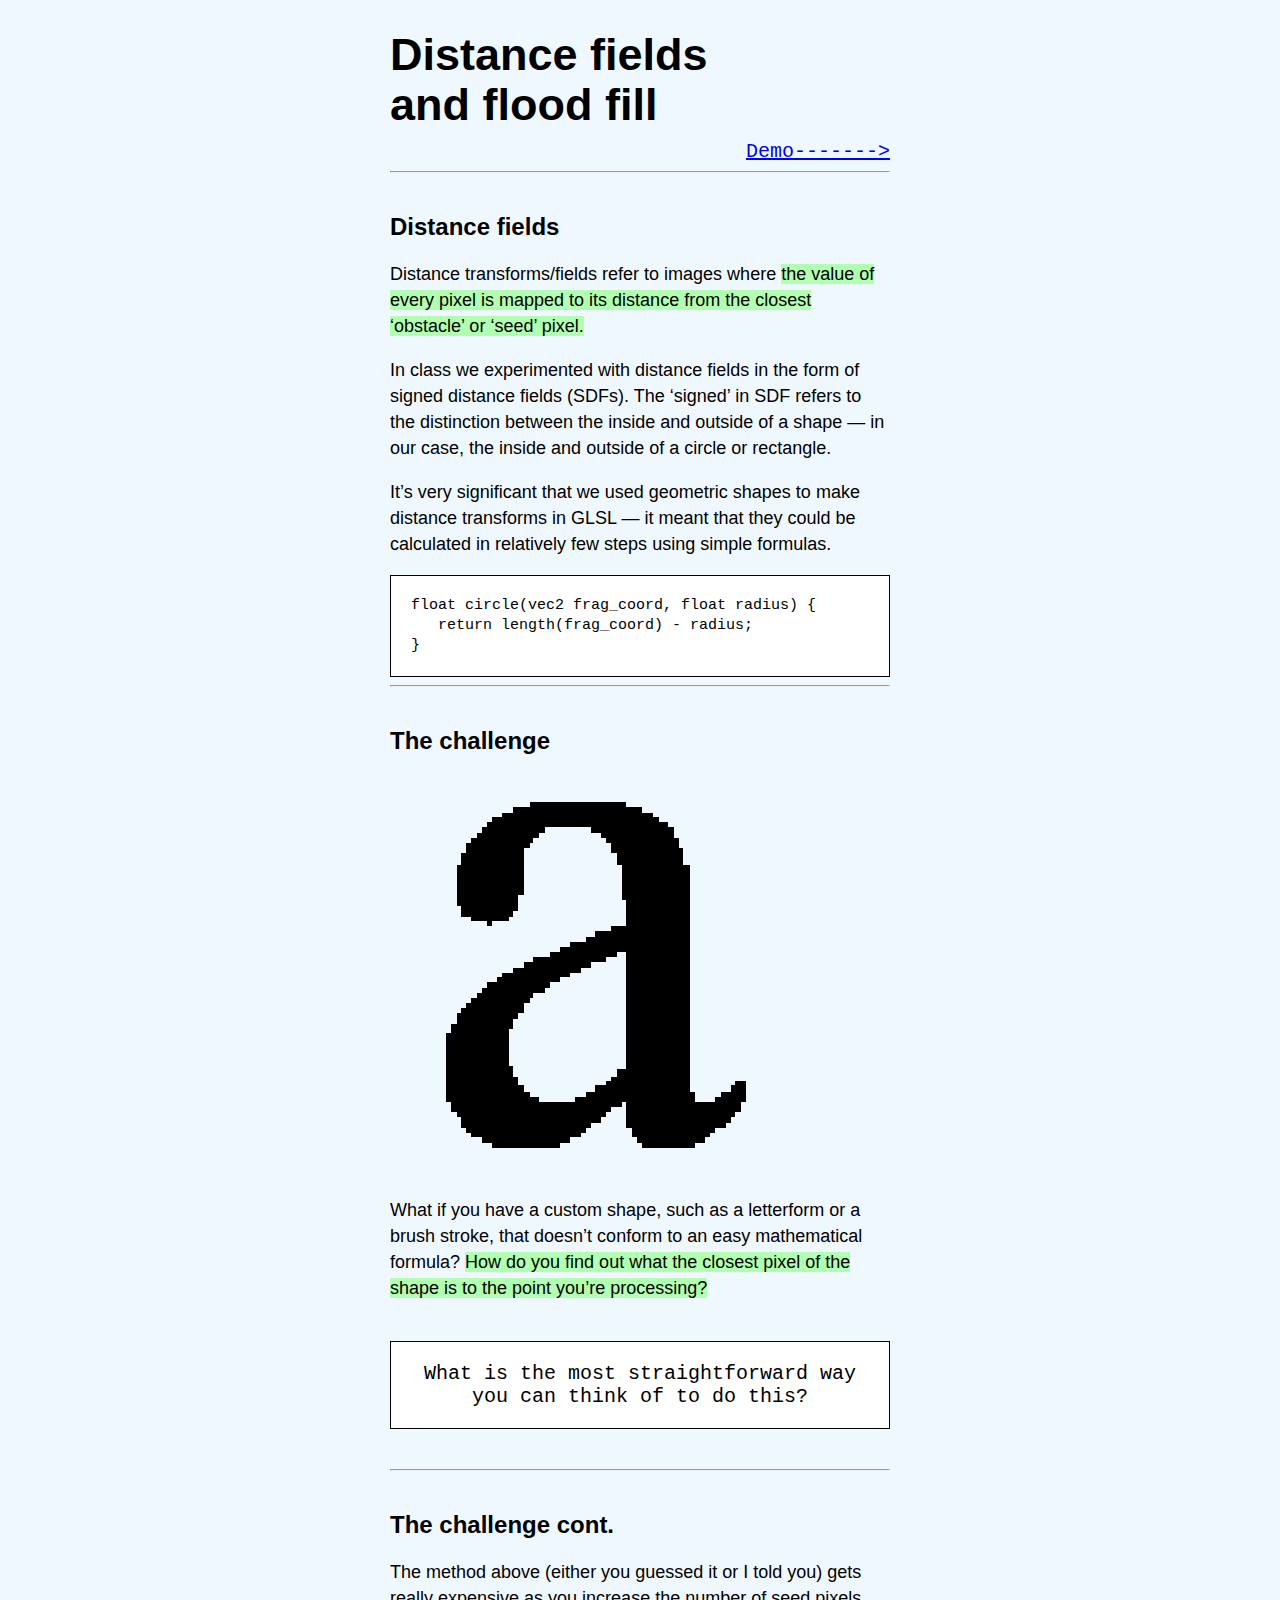
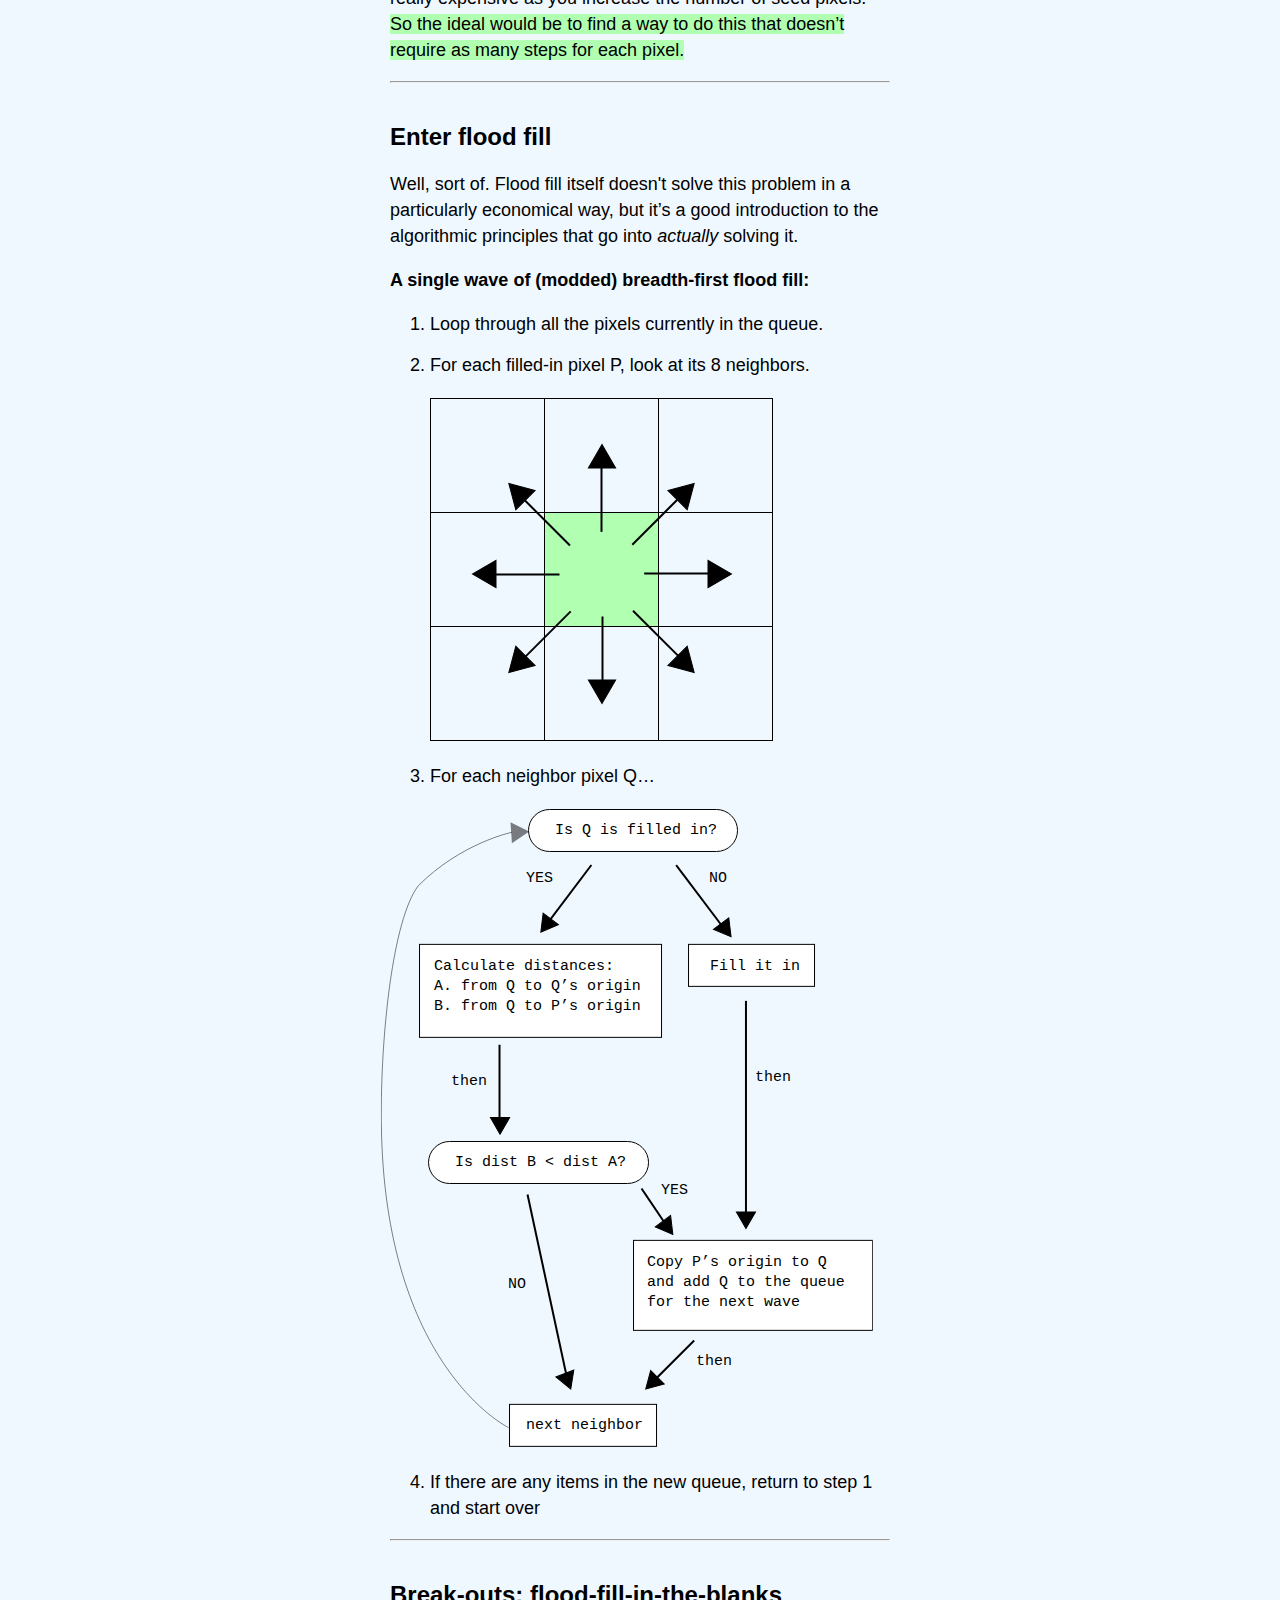
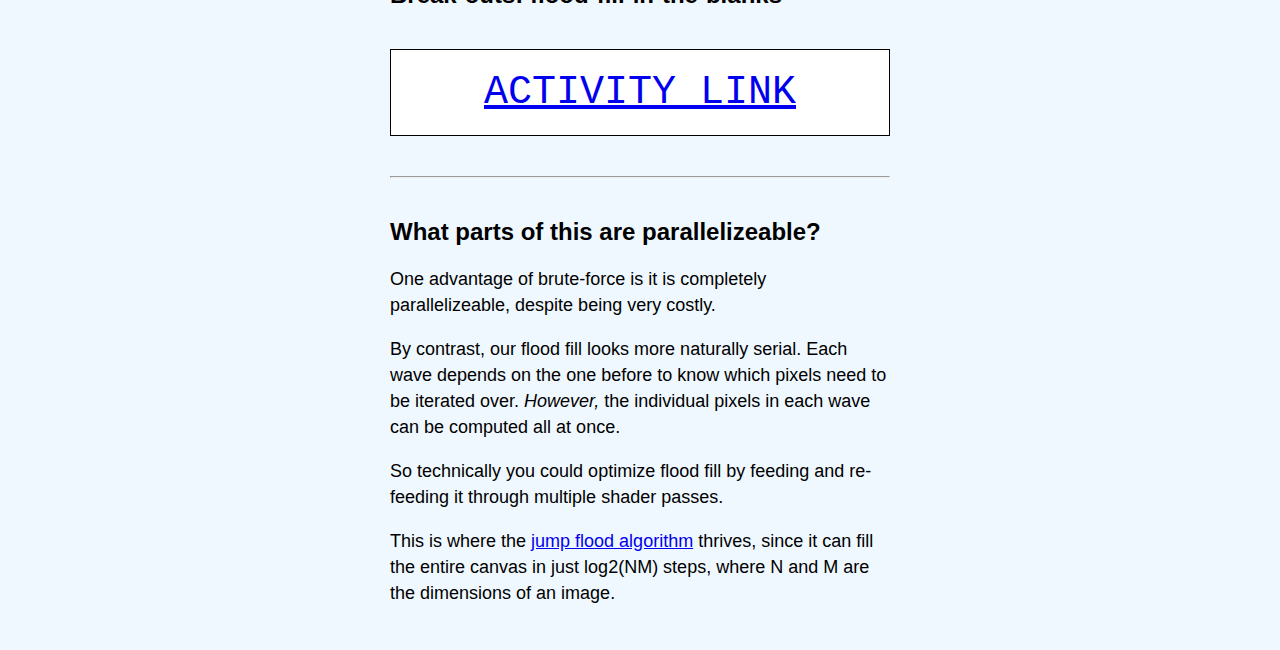
<file: lesson/index.html>
<!DOCTYPE html>
<html lang="en" dir="ltr">
  <head>
    <meta charset="utf-8">
    <title></title>
    <link rel="stylesheet" href="style.css">
  </head>
  <body>
    <article >
      <header>
        <h1>Distance fields <br>and flood fill</h1>

        <a href="https://nchilla.github.io/shaders/lesson/demo/">Demo-------></a>
        <hr>
      </header>
      <section>
        <h2>Distance fields</h2>
        <p>Distance transforms/fields refer to images where <mark>the value of every pixel is mapped to its distance from the closest ‘obstacle’ or ‘seed’ pixel.</mark></p>
        <!-- <figure>
          <img src="" alt="">
        </figure> -->

        <p>In class we experimented with distance fields in the form of signed distance fields (SDFs). The ‘signed’ in SDF refers to the distinction between the inside and outside of a shape — in our case, the inside and outside of a circle or rectangle.</p>

        <p>It’s very significant that we used geometric shapes to make distance transforms in GLSL — it meant that they could be calculated in relatively few steps using simple formulas.</p>

        <code>
          float circle(vec2 frag_coord, float radius) {<br>
          &nbsp;&nbsp;&nbsp;return length(frag_coord) - radius;<br>
          }
        </code>
        <hr>
      </section>
      <section>
        <h2>The challenge</h2>
        <img src="assets/letterform.png" alt="">
        <!-- figure -->
        <p>What if you have a custom shape, such as a letterform or a brush stroke, that doesn’t conform to an easy mathematical formula? <mark>How do you find out what the closest pixel of the shape is to the point you’re processing?</mark></p>
        <aside class="">
          What is the most straightforward way you can think of to do this?
        </aside>

        <hr>
      </section>
      <section>
        <h2>The challenge cont.</h2>
        <p>The method above (either you guessed it or I told you) gets really expensive as you increase the number of seed pixels. <mark>So the ideal would be to find a way to do this that doesn’t require as many steps for each pixel.</mark> </p>

        <hr>
      </section>
      <section>
        <h2>Enter flood fill</h2>
        <p>Well, sort of. Flood fill itself doesn't solve this problem in a particularly economical way, but it’s a good introduction to the algorithmic principles that go into <i>actually</i> solving it.</p>
        <p><strong>A single wave of (modded) breadth-first flood fill:</strong></p>

        <ol>
          <li>Loop through all the pixels currently in the queue.</li>
          <li>For each filled-in pixel P, look at its 8 neighbors.
            <svg xmlns="http://www.w3.org/2000/svg" width="343" height="343" viewBox="0 0 343 343">
              <g id="Group_11" data-name="Group 11" transform="translate(-398.5 -294.5)">
                <rect id="Rectangle_1" data-name="Rectangle 1" width="114" height="114" transform="translate(399 295)" fill="none" stroke="#000" stroke-width="1"/>
                <rect id="Rectangle_4" data-name="Rectangle 4" width="114" height="114" transform="translate(399 409)" fill="none" stroke="#000" stroke-width="1"/>
                <rect id="Rectangle_9" data-name="Rectangle 9" width="114" height="114" transform="translate(399 523)" fill="none" stroke="#000" stroke-width="1"/>
                <rect id="Rectangle_2" data-name="Rectangle 2" width="114" height="114" transform="translate(513 295)" fill="none" stroke="#000" stroke-width="1"/>
                <rect id="Rectangle_5" data-name="Rectangle 5" width="114" height="114" transform="translate(513 409)" fill="#b1ffb1" stroke="#000" stroke-width="1"/>
                <rect id="Rectangle_7" data-name="Rectangle 7" width="114" height="114" transform="translate(513 523)" fill="none" stroke="#000" stroke-width="1"/>
                <rect id="Rectangle_3" data-name="Rectangle 3" width="114" height="114" transform="translate(627 295)" fill="none" stroke="#000" stroke-width="1"/>
                <rect id="Rectangle_6" data-name="Rectangle 6" width="114" height="114" transform="translate(627 409)" fill="none" stroke="#000" stroke-width="1"/>
                <rect id="Rectangle_8" data-name="Rectangle 8" width="114" height="114" transform="translate(627 523)" fill="none" stroke="#000" stroke-width="1"/>
                <g id="Group_3" data-name="Group 3" transform="translate(440 485) rotate(-90)">
                  <line id="Line_1" data-name="Line 1" y2="76" transform="translate(14 12)" fill="none" stroke="#000" stroke-width="2"/>
                  <g id="Polygon_1" data-name="Polygon 1">
                    <path d="M 28.13198089599609 24.5 L 0.8680188059806824 24.5 L 14.5 0.9965841174125671 L 28.13198089599609 24.5 Z" stroke="none"/>
                    <path d="M 14.5 1.99315071105957 L 1.736026763916016 24 L 27.26397323608398 24 L 14.5 1.99315071105957 M 14.5 0 L 29 25 L 0 25 L 14.5 0 Z" stroke="none" fill="#000"/>
                  </g>
                </g>
                <g id="Group_4" data-name="Group 4" transform="translate(700.666 456) rotate(90)">
                  <line id="Line_1-2" data-name="Line 1" y2="76" transform="translate(14 12)" fill="none" stroke="#000" stroke-width="2"/>
                  <g id="Polygon_1-2" data-name="Polygon 1" transform="translate(0 -0.334)">
                    <path d="M 28.13198089599609 24.5 L 0.8680188059806824 24.5 L 14.5 0.9965841174125671 L 28.13198089599609 24.5 Z" stroke="none"/>
                    <path d="M 14.5 1.99315071105957 L 1.736026763916016 24 L 27.26397323608398 24 L 14.5 1.99315071105957 M 14.5 0 L 29 25 L 0 25 L 14.5 0 Z" stroke="none" fill="#000"/>
                  </g>
                </g>
                <g id="Group_5" data-name="Group 5" transform="translate(466.366 389.603) rotate(-45)">
                  <line id="Line_1-3" data-name="Line 1" y2="76" transform="translate(14 12)" fill="none" stroke="#000" stroke-width="2"/>
                  <g id="Polygon_1-3" data-name="Polygon 1" transform="translate(0 0)">
                    <path d="M 28.13198089599609 24.5 L 0.8680188059806824 24.5 L 14.5 0.9965841174125671 L 28.13198089599609 24.5 Z" stroke="none"/>
                    <path d="M 14.5 1.99315071105957 L 1.736026763916016 24 L 27.26397323608398 24 L 14.5 1.99315071105957 M 14.5 0 L 29 25 L 0 25 L 14.5 0 Z" stroke="none" fill="#000"/>
                  </g>
                </g>
                <g id="Group_6" data-name="Group 6" transform="translate(673.634 559.494) rotate(135)">
                  <line id="Line_1-4" data-name="Line 1" y2="76" transform="translate(14 12)" fill="none" stroke="#000" stroke-width="2"/>
                  <g id="Polygon_1-4" data-name="Polygon 1" transform="translate(0 0)">
                    <path d="M 28.13198089599609 24.5 L 0.8680188059806824 24.5 L 14.5 0.9965841174125671 L 28.13198089599609 24.5 Z" stroke="none"/>
                    <path d="M 14.5 1.99315071105957 L 1.736026763916016 24 L 27.26397323608398 24 L 14.5 1.99315071105957 M 14.5 0 L 29 25 L 0 25 L 14.5 0 Z" stroke="none" fill="#000"/>
                  </g>
                </g>
                <g id="Group_7" data-name="Group 7" transform="translate(486.872 580) rotate(-135)">
                  <line id="Line_1-5" data-name="Line 1" y2="76" transform="translate(14 12)" fill="none" stroke="#000" stroke-width="2"/>
                  <g id="Polygon_1-5" data-name="Polygon 1" transform="translate(0 0)">
                    <path d="M 28.13198089599609 24.5 L 0.8680188059806824 24.5 L 14.5 0.9965841174125671 L 28.13198089599609 24.5 Z" stroke="none"/>
                    <path d="M 14.5 1.99315071105957 L 1.736026763916016 24 L 27.26397323608398 24 L 14.5 1.99315071105957 M 14.5 0 L 29 25 L 0 25 L 14.5 0 Z" stroke="none" fill="#000"/>
                  </g>
                </g>
                <g id="Group_8" data-name="Group 8" transform="translate(653.128 369.097) rotate(45)">
                  <line id="Line_1-6" data-name="Line 1" y2="76" transform="translate(14 12)" fill="none" stroke="#000" stroke-width="2"/>
                  <g id="Polygon_1-6" data-name="Polygon 1" transform="translate(0 0)">
                    <path d="M 28.13198089599609 24.5 L 0.8680188059806824 24.5 L 14.5 0.9965841174125671 L 28.13198089599609 24.5 Z" stroke="none"/>
                    <path d="M 14.5 1.99315071105957 L 1.736026763916016 24 L 27.26397323608398 24 L 14.5 1.99315071105957 M 14.5 0 L 29 25 L 0 25 L 14.5 0 Z" stroke="none" fill="#000"/>
                  </g>
                </g>
                <g id="Group_9" data-name="Group 9" transform="translate(585 601) rotate(-180)">
                  <line id="Line_1-7" data-name="Line 1" y2="76" transform="translate(14 12)" fill="none" stroke="#000" stroke-width="2"/>
                  <g id="Polygon_1-7" data-name="Polygon 1">
                    <path d="M 28.13198089599609 24.5 L 0.8680188059806824 24.5 L 14.5 0.9965841174125671 L 28.13198089599609 24.5 Z" stroke="none"/>
                    <path d="M 14.5 1.99315071105957 L 1.736026763916016 24 L 27.26397323608398 24 L 14.5 1.99315071105957 M 14.5 0 L 29 25 L 0 25 L 14.5 0 Z" stroke="none" fill="#000"/>
                  </g>
                </g>
                <g id="Group_10" data-name="Group 10" transform="translate(556 340.334)">
                  <line id="Line_1-8" data-name="Line 1" y2="76" transform="translate(14 12)" fill="none" stroke="#000" stroke-width="2"/>
                  <g id="Polygon_1-8" data-name="Polygon 1" transform="translate(0 -0.334)">
                    <path d="M 28.13198089599609 24.5 L 0.8680188059806824 24.5 L 14.5 0.9965841174125671 L 28.13198089599609 24.5 Z" stroke="none"/>
                    <path d="M 14.5 1.99315071105957 L 1.736026763916016 24 L 27.26397323608398 24 L 14.5 1.99315071105957 M 14.5 0 L 29 25 L 0 25 L 14.5 0 Z" stroke="none" fill="#000"/>
                  </g>
                </g>
              </g>
            </svg>

          </li>
          <li>For each neighbor pixel Q…
            <svg xmlns="http://www.w3.org/2000/svg" width="492.25" height="637.866" viewBox="0 0 492.25 637.866" style="transform:translateX(-10%);">
                <g id="Group_12" data-name="Group 12" transform="translate(-368.75 -831)">
                  <path id="Path_1" data-name="Path 1" d="M610.873,1460.224S485.981,1399.9,483.427,1155.448c-.917-87.757,11.459-203.507,36.893-237.083,42.729-42.924,93.574-53.528,93.574-53.528" transform="translate(-114.121 -10.525)" fill="none" stroke="#000" stroke-width="1" opacity="0.497"/>
                  <g id="Rectangle_10" data-name="Rectangle 10" transform="translate(516 831)" fill="#fff" stroke="#000" stroke-width="1">
                    <rect width="210" height="43" rx="21.5" stroke="none"/>
                    <rect x="0.5" y="0.5" width="209" height="42" rx="21" fill="none"/>
                  </g>
                  <g id="Rectangle_15" data-name="Rectangle 15" transform="translate(416 1163)" fill="#fff" stroke="#000" stroke-width="1">
                    <rect width="221" height="43" rx="21.5" stroke="none"/>
                    <rect x="0.5" y="0.5" width="220" height="42" rx="21" fill="none"/>
                  </g>
                  <g id="Rectangle_12" data-name="Rectangle 12" transform="translate(676 965.866)" fill="#fff" stroke="#000" stroke-width="1">
                    <rect width="127" height="43" stroke="none"/>
                    <rect x="0.5" y="0.5" width="126" height="42" fill="none"/>
                  </g>
                  <g id="Rectangle_16" data-name="Rectangle 16" transform="translate(497 1425.866)" fill="#fff" stroke="#000" stroke-width="1">
                    <rect width="148" height="43" stroke="none"/>
                    <rect x="0.5" y="0.5" width="147" height="42" fill="none"/>
                  </g>
                  <g id="Rectangle_13" data-name="Rectangle 13" transform="translate(407 965.866)" fill="#fff" stroke="#000" stroke-width="1">
                    <rect width="243" height="94" stroke="none"/>
                    <rect x="0.5" y="0.5" width="242" height="93" fill="none"/>
                  </g>
                  <g id="Rectangle_14" data-name="Rectangle 14" transform="translate(621 1261.866)" fill="#fff" stroke="#000" stroke-width="1">
                    <rect width="240" height="91" stroke="none"/>
                    <rect x="0.5" y="0.5" width="239" height="90" fill="none"/>
                  </g>
                  <text id="Is_Q_is_filled_in_" data-name="Is Q is filled in?" transform="translate(543 856)" font-size="15" font-family="Courier"><tspan x="0" y="0">Is Q is filled in?</tspan></text>
                  <text id="Is_dist_B_dist_A_" data-name="Is dist B &lt; dist A?" transform="translate(443 1188)" font-size="15" font-family="Courier"><tspan x="0" y="0">Is dist B &lt; dist A?</tspan></text>
                  <text id="Copy_P_s_origin_to_Q_and_add_Q_to_the_queue_for_the_next_wave" data-name="Copy P’s origin to Q and add Q to the queue
              for the next wave" transform="translate(635 1276.866)" font-size="15" font-family="Courier"><tspan x="0" y="11">Copy P’s origin to Q </tspan><tspan x="0" y="31">and add Q to the queue </tspan><tspan x="0" y="51">for the next wave</tspan></text>
                  <text id="Fill_it_in" data-name="Fill it in" transform="translate(698 991.866)" font-size="15" font-family="Courier"><tspan x="0" y="0">Fill it in</tspan></text>
                  <text id="next_neighbor" data-name="next neighbor" transform="translate(514 1450.866)" font-size="15" font-family="Courier"><tspan x="0" y="0">next neighbor</tspan></text>
                  <text id="Calculate_distances:_A._from_Q_to_Q_s_origin_B._from_Q_to_P_s_origin" data-name="Calculate distances:
              A. from Q to Q’s origin
              B. from Q to P’s origin" transform="translate(422 980.866)" font-size="15" font-family="Courier"><tspan x="0" y="11">Calculate distances: </tspan><tspan x="0" y="31">A. from Q to Q’s origin </tspan><tspan x="0" y="51">B. from Q to P’s origin</tspan></text>
                  <text id="YES" transform="translate(514 903.866)" font-size="15" font-family="Courier"><tspan x="0" y="0">YES</tspan></text>
                  <text id="then" transform="translate(439 1106.866)" font-size="15" font-family="Courier"><tspan x="0" y="0">then</tspan></text>
                  <text id="NO" transform="translate(496 1309.879)" font-size="15" font-family="Courier"><tspan x="0" y="0">NO</tspan></text>
                  <text id="then-2" data-name="then" transform="translate(683.94 1387.366)" font-size="15" font-family="Courier"><tspan x="0" y="0">then</tspan></text>
                  <text id="then-3" data-name="then" transform="translate(743 1103.366)" font-size="15" font-family="Courier"><tspan x="0" y="0">then</tspan></text>
                  <text id="YES-2" data-name="YES" transform="translate(649 1215.936)" font-size="15" font-family="Courier"><tspan x="0" y="0">YES</tspan></text>
                  <text id="NO-2" data-name="NO" transform="translate(696.94 903.866)" font-size="15" font-family="Courier"><tspan x="0" y="0">NO</tspan></text>
                  <line id="Line_1" data-name="Line 1" y2="76" transform="matrix(-0.799, -0.602, 0.602, -0.799, 533.641, 947.724)" fill="none" stroke="#000" stroke-width="2"/>
                  <g id="Polygon_1" data-name="Polygon 1" transform="matrix(-0.799, -0.602, 0.602, -0.799, 536.566, 961.208)">
                    <path d="M 20.03265571594238 17.51782035827637 L 0.8680145144462585 17.51782035827637 L 10.45033550262451 0.9965839982032776 L 20.03265571594238 17.51782035827637 Z" stroke="none"/>
                    <path d="M 10.45033550262451 1.99315071105957 L 1.73602294921875 17.01782035827637 L 19.16464805603027 17.01782035827637 L 10.45033550262451 1.99315071105957 M 10.45033550262451 0 L 20.90067481994629 18.01782035827637 L -3.814697265625e-06 18.01782035827637 L 10.45033550262451 0 Z" stroke="none" fill="#000"/>
                  </g>
                  <path id="Polygon_2" data-name="Polygon 2" d="M10.45,0,20.9,18.018H0Z" transform="matrix(0.07, 0.998, -0.998, 0.07, 516.424, 843.108)" opacity="0.497"/>
                  <line id="Line_1-2" data-name="Line 1" x1="24.418" y1="36.198" transform="translate(629.5 1210.5)" fill="none" stroke="#000" stroke-width="2"/>
                  <g id="Polygon_1-2" data-name="Polygon 1" transform="translate(669.79 1250.899) rotate(143)">
                    <path d="M 20.03265571594238 17.51782035827637 L 0.8680145144462585 17.51782035827637 L 10.45033550262451 0.9965839982032776 L 20.03265571594238 17.51782035827637 Z" stroke="none"/>
                    <path d="M 10.45033550262451 1.99315071105957 L 1.73602294921875 17.01782035827637 L 19.16464805603027 17.01782035827637 L 10.45033550262451 1.99315071105957 M 10.45033550262451 0 L 20.90067481994629 18.01782035827637 L -3.814697265625e-06 18.01782035827637 L 10.45033550262451 0 Z" stroke="none" fill="#000"/>
                  </g>
                  <line id="Line_1-3" data-name="Line 1" y1="76" transform="matrix(0.799, -0.602, 0.602, 0.799, 664.121, 887.027)" fill="none" stroke="#000" stroke-width="2"/>
                  <g id="Polygon_1-3" data-name="Polygon 1" transform="matrix(-0.799, 0.602, -0.602, -0.799, 728, 953.288)">
                    <path d="M 20.03264427185059 17.51781845092773 L 0.8680221438407898 17.51781845092773 L 10.45033359527588 0.9965837597846985 L 20.03264427185059 17.51781845092773 Z" stroke="none"/>
                    <path d="M 10.45033359527588 1.99315071105957 L 1.736030578613281 17.01781845092773 L 19.16463661193848 17.01781845092773 L 10.45033359527588 1.99315071105957 M 10.45033359527588 0 L 20.90066337585449 18.01781845092773 L 3.814697265625e-06 18.01781845092773 L 10.45033359527588 0 Z" stroke="none" fill="#000"/>
                  </g>
                  <line id="Line_1-4" data-name="Line 1" y1="213.331" transform="translate(733.94 1022.866)" fill="none" stroke="#000" stroke-width="2"/>
                  <g id="Polygon_1-4" data-name="Polygon 1" transform="translate(744.39 1251.41) rotate(180)">
                    <path d="M 20.03264427185059 17.51782035827637 L 0.8680221438407898 17.51782035827637 L 10.45033359527588 0.9965847134590149 L 20.03264427185059 17.51782035827637 Z" stroke="none"/>
                    <path d="M 10.45033359527588 1.993152618408203 L 1.736030578613281 17.01782035827637 L 19.16463661193848 17.01782035827637 L 10.45033359527588 1.993152618408203 M 10.45033359527588 0 L 20.90066337585449 18.01782035827637 L 3.814697265625e-06 18.01782035827637 L 10.45033359527588 0 Z" stroke="none" fill="#000"/>
                  </g>
                  <line id="Line_1-5" data-name="Line 1" y1="76" transform="translate(487.5 1066.866)" fill="none" stroke="#000" stroke-width="2"/>
                  <g id="Polygon_1-5" data-name="Polygon 1" transform="translate(498.45 1157.146) rotate(180)">
                    <path d="M 20.03264427185059 17.51781845092773 L 0.8680221438407898 17.51781845092773 L 10.45033359527588 0.9965837597846985 L 20.03264427185059 17.51781845092773 Z" stroke="none"/>
                    <path d="M 10.45033359527588 1.99315071105957 L 1.736030578613281 17.01781845092773 L 19.16463661193848 17.01781845092773 L 10.45033359527588 1.99315071105957 M 10.45033359527588 0 L 20.90066337585449 18.01781845092773 L 3.814697265625e-06 18.01781845092773 L 10.45033359527588 0 Z" stroke="none" fill="#000"/>
                  </g>
                  <line id="Line_1-6" data-name="Line 1" x1="38.696" y1="179.758" transform="translate(515.5 1216.5)" fill="none" stroke="#000" stroke-width="2"/>
                  <g id="Polygon_1-6" data-name="Polygon 1" transform="translate(568.851 1408.187) rotate(159)">
                    <path d="M 20.03264427185059 17.51782035827637 L 0.8680221438407898 17.51782035827637 L 10.45033359527588 0.9965856671333313 L 20.03264427185059 17.51782035827637 Z" stroke="none"/>
                    <path d="M 10.45033359527588 1.993152618408203 L 1.736030578613281 17.01782035827637 L 19.16463661193848 17.01782035827637 L 10.45033359527588 1.993152618408203 M 10.45033359527588 1.9073486328125e-06 L 20.90066337585449 18.01782035827637 L 3.814697265625e-06 18.01782035827637 L 10.45033359527588 1.9073486328125e-06 Z" stroke="none" fill="#000"/>
                  </g>
                  <line id="Line_1-7" data-name="Line 1" y1="60.495" transform="translate(682.161 1362.538) rotate(45)" fill="none" stroke="#000" stroke-width="2"/>
                  <g id="Polygon_1-7" data-name="Polygon 1" transform="translate(640.404 1419.075) rotate(-135)">
                    <path d="M 20.03264427185059 17.51782035827637 L 0.8680221438407898 17.51782035827637 L 10.45033359527588 0.9965847134590149 L 20.03264427185059 17.51782035827637 Z" stroke="none"/>
                    <path d="M 10.45033359527588 1.993152618408203 L 1.736030578613281 17.01782035827637 L 19.16463661193848 17.01782035827637 L 10.45033359527588 1.993152618408203 M 10.45033359527588 0 L 20.90066337585449 18.01782035827637 L 3.814697265625e-06 18.01782035827637 L 10.45033359527588 0 Z" stroke="none" fill="#000"/>
                  </g>
                </g>
              </svg>

          </li>
          <li>If there are any items in the new queue, return to step 1 and start over</li>

        </ol>






        <hr>
      </section>
      <section>
        <h2>Break-outs: flood-fill-in-the-blanks</h2>
        <aside class="">
          <a href="https://codepen.io/hubblebot/pen/eYEbMdw">ACTIVITY LINK</a>
        </aside>
        <hr>
      </section>
      <section>
        <h2>What parts of this are parallelizeable?</h2>
        <p>One advantage of brute-force is it is completely parallelizeable, despite being very costly.</p>
        <p>By contrast, our flood fill looks more naturally serial. Each wave depends on the one before to know which pixels need to be iterated over. <i>However,</i> the individual pixels in each wave can be computed all at once.</p>
        <p>So technically you could optimize flood fill by feeding and re-feeding it through multiple shader passes.</p>
        <p>This is where the <a href="https://blog.demofox.org/2016/02/29/fast-voronoi-diagrams-and-distance-dield-textures-on-the-gpu-with-the-jump-flooding-algorithm/">jump flood algorithm</a> thrives, since it can fill the entire canvas in just log2(NM) steps, where N and M are the dimensions of an image.</p>
      </section>





    </article>
  </body>
</html>
</file>
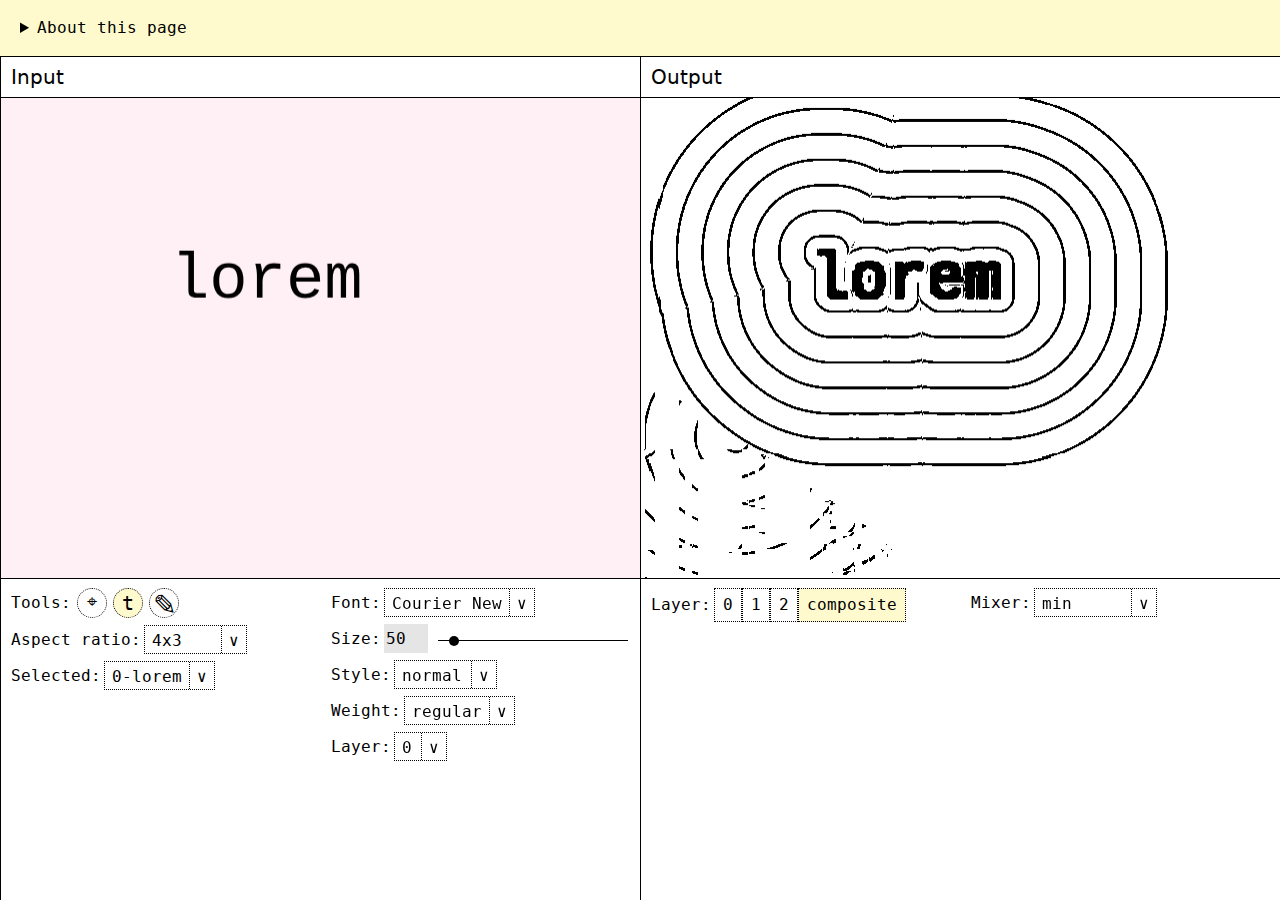
<file: sdf-posters/index.html>
<!DOCTYPE html>
<html lang="en">
<head>
    <meta charset="UTF-8">
    <meta http-equiv="X-UA-Compatible" content="IE=edge">
    <meta name="viewport" content="width=device-width, initial-scale=1.0">
    <title>jump flood posters</title>
    <link rel="stylesheet" href="clearstyle.css">
    <link rel="stylesheet" href="style.css">
    <script defer src="gl.js"></script>
    <script defer src="function.js"></script>
</head>
<body>

  <details id="notice">
  <summary>About this page</summary>
    <img src="assets/about-this-page.png">
    <p>Hi! I made this page as an experiment with <a href="https://en.wikipedia.org/wiki/Signed_distance_function">signed distance fields</a> in a WebGL-based course in college. It allows you to input text and line drawings (left), and output posters and graphics with different applied effects (right). The generator uses the <a href="https://en.wikipedia.org/wiki/Jump_flooding_algorithm">jump-flood algorithm</a> to quickly calculate the shortest distance of each pixel from the input graphic, and then passes that data through a shader to determine its color value.</p>

    <p>I should also warn you that this page is pretty GPU-intensive, because I didn’t really know what I was doing when I made it and haven’t done the work to optimize it properly.</p>

    <p>Lastly, it’s not set up to work on small screens. Sorry if you’re reading this on your phone.</p>
  </details>
  <div id="page-wrap">
    <section id='figures'>
      <div id="dom-canvas" class='col'  data-mode='text'>
        <h2>Input</h2>
        <figure>
          <canvas id='layer0' width="500" height="500" data-type='workspace'></canvas>
          <canvas id='layer1'  width="500" height="500" data-type='workspace'></canvas>
          <canvas id='layer2'  width="500" height="500" data-type='workspace'></canvas>
          <div id="workspace" data-type='workspace'>

          </div>
          <div class="floater">

          </div>
          <div class="notice">press esc to end</div>
          <div class="duplication-notice">successfully duplicated</div>
        </figure>
        <div class="controls" id='dom-controls'>
          <div class="global">
            <div class="slab" id='tool-table'>
              <label for="">Tools: </label>
              <button id='move-tool' data-val='move' title='selection tool' type="button" name="button">⌖</button>
              <button id='text-tool' data-val='text' title='type tool' type="button" name="button" class='selected'>t</button>
              <button id='brush-tool' data-val='brush' title='draw tool' type="button" name="button">✎</button>
            </div>
            <div class="slab">
              <label for="">Aspect ratio:</label>
              <div class="dropdown" >
                <ul class='noselect' data-select='aspect-ratio'>
                  <li class='selected' data-value='0.75'>4x3</li>
                  <li data-value='1'>square</li>
                  <li data-value='1.3'>8.5x11</li>
                  <li data-value='1.56'>11x17</li>
                </ul>
              </div>
            </div>
            <div class="slab">
              <label for="">Selected:</label>
              <div class="dropdown" >
                <ul class='noselect' data-select='item-select'>
                  <li class='selected' data-value='none' data-type='none'>none</li>
                </ul>
              </div>
            </div>
          </div>
          <div class="node-specific">
            <div class="text-property-panel">
              <!-- <h3>Text</h3> -->
              <div class="slab">
                <label class='noselect' for="">Font:</label>
                <div class="dropdown" >
                  <ul class='noselect' data-select='font-family'>
                    <li class='selected' data-value='Courier New'>Courier New</li>
                    <li data-value='Times'>Times</li>
                    <li data-value='Georgia'>Georgia</li>
                    <li data-value='Arial'>Arial</li>
                    <li data-value='Helvetica'>Helvetica</li>
                  </ul>
                </div>
              </div>
              <div class="slab number-field" data-for='font-size'>
                <label for="size" class='noselect'>Size:</label>
                <input type="number" name="size" value="50" min='20' max='500' step='1'>
                <input type="range" name="size-range" value="50" min='20' max='500' step='1'>
              </div>
              <div class="slab">
                <label class='noselect' for="">Style:</label>
                <div class="dropdown" >
                  <ul class='noselect' data-select='font-style'>
                    <li class='selected' data-value='normal'>normal</li>
                    <li data-value='italic'>italic</li>
                  </ul>
                </div>
              </div>
              <div class="slab">
                <label class='noselect' for="">Weight:</label>
                <div class="dropdown" >
                  <ul class='noselect' data-select='font-weight'>
                    <li class='selected' data-value='400'>regular</li>
                    <li data-value='300'>light</li>
                    <li data-value='600'>bold</li>
                  </ul>
                </div>
              </div>
              <div class="slab">
                <label class='noselect' for="">Layer:</label>
                <div class="dropdown" >
                  <ul class='noselect' data-select='font-layer'>
                    <li class='selected' data-value='0'>0</li>
                    <li data-value='1'>1</li>
                    <li data-value='2'>2</li>
                  </ul>
                </div>
              </div>


              <div class="slab end-items">
                <button type="button" name="button" class='remove'>Delete</button>
                <span>•</span>
                <button type="button" name="button" class='duplicate'>Duplicate</button>
              </div>
            </div>
            <div class="brush-property-panel">
              <div class="slab number-field" data-for='stroke-width'>
                <label for="size" class='noselect'>Width:</label>
                <input type="number" name="size" value="20" min='1' max='200' step='1'>
                <input type="range" name="size-range" value="20" min='1' max='200' step='1'>
              </div>
              <div class="slab">
                <label class='noselect' for="">Layer:</label>
                <div class="dropdown" >
                  <ul class='noselect' data-select='brush-layer'>
                    <li class='selected' data-value='0'>0</li>
                    <li data-value='1'>1</li>
                    <li data-value='2'>2</li>
                  </ul>
                </div>
              </div>
              <div class="slab">
                <label class='noselect' for="">Corners:</label>
                <div class="dropdown" >
                  <ul class='noselect' data-select='corners'>
                    <li class='selected' data-value='miter'>sharp</li>
                    <li data-value='round'>round</li>
                  </ul>
                </div>
              </div>
              <div class="slab">
                <label class='noselect' for="">Caps:</label>
                <div class="dropdown" >
                  <ul class='noselect' data-select='line-caps'>
                    <li class='selected' data-value='butt'>butt</li>
                    <li data-value='round'>round</li>
                  </ul>
                </div>
              </div>
              <div class="slab end-items">
                <button type="button" name="button" class='remove'>Delete</button>
                <span>•</span>
                <button type="button" name="button" class='duplicate'>Duplicate</button>
              </div>

            </div>
          </div>

          <!-- <p>Bobby</p> -->
        </div>

      </div>
      <div id="gl-canvas" class='col' data-layer='0'>
        <h2>Output</h2>
        <figure>
          <canvas width="500" height="500"></canvas>
        </figure>
        <div class="controls" id='gl-controls'>
          <div class="global">

            <!-- <ul class='which-layer'>
              <li data-value='0'>layer 0</li>
              <li data-value='1'>layer 1</li>
              <li data-value='2'>layer 2</li>
              <li class='selected' data-value='composite'>composite</li>
            </ul> -->
            <div class="slab" id='which-layer'>
              <label for="">Layer: </label>
              <ul>
                <li data-value='0'>0</li>
                <li data-value='1'>1</li>
                <li data-value='2'>2</li>
                <li data-value='4' class='selected' >composite</li>
              </ul>
            </div>

          </div>
          <div class="node-specific">
            <div class="effect-panel">
              <div class="slab">
                <label for="" class='noselect'>Effect:</label>
                <div class="dropdown">
                  <ul class='noselect' data-select='effect'>
                    <li class='selected' data-value='0'>topography</li>
                    <li data-value='1'>spiky</li>
                    <li data-value='2'>galaxy</li>
                    <!-- <li data-value='3'>shadow</li> -->
                  </ul>
                </div>
              </div>

              <div class="slab number-field" data-for='spread'>
                <label for="spread" class='noselect'>Spread:</label>
                <input type="number" name="spread" value="500" min='0' max='2000' step='1'>
                <input type="range" name="spread-range" value="500" min='0' max='2000' step='1'>
              </div>
              <div id='color-pick' class="slab">
                <label for="">Color:</label>

                <ul>
                  <div class="rgb-pair">
                    <!-- <label for="r">R:</label> -->
                    <input type="number" name="r" value="0" min='0' max='255' step='1'>
                  </div>
                  <div class="rgb-pair">
                    <!-- <label for="g">G:</label> -->
                    <input type="number" name="g" value="0" min='0' max='255' step='1'>
                  </div>
                  <div class="rgb-pair">
                    <!-- <label for="b">B:</label> -->
                    <input type="number" name="b" value="0" min='0' max='255' step='1'>
                  </div>
                </ul>
                <div class="swatch"></div>

                <!-- <label for="spread" class='noselect'>Spread:</label>
                <input type="number" name="spread" value="500" min='20' max='500' step='1'>
                <input type="range" name="spread-range" value="500" min='20' max='500' step='1'> -->
              </div>
            </div>
            <div class="composite-panel">
              <div class="slab">
                <label class='noselect' for="">Mixer:</label>
                <div class="dropdown">
                  <ul class='noselect' data-select='mixer'>
                    <li data-value='0'>multiply</li>
                    <li class='selected' data-value='1'>min</li>
                  </ul>
                </div>
              </div>
            </div>

          </div>
            <!-- <p>Bobby</p> -->
        </div>
      </div>
    </section>

    <!-- <div id="input" class="panel">
      <canvas  width="500" height="500"></canvas>
    </div>
    <div id="output" class="panel">
      <canvas width="500" height="500"></canvas>
      <button id="refresh" type="button" name="button">next wave</button>
    </div> -->
  </div>

</body>
</html>
</file>
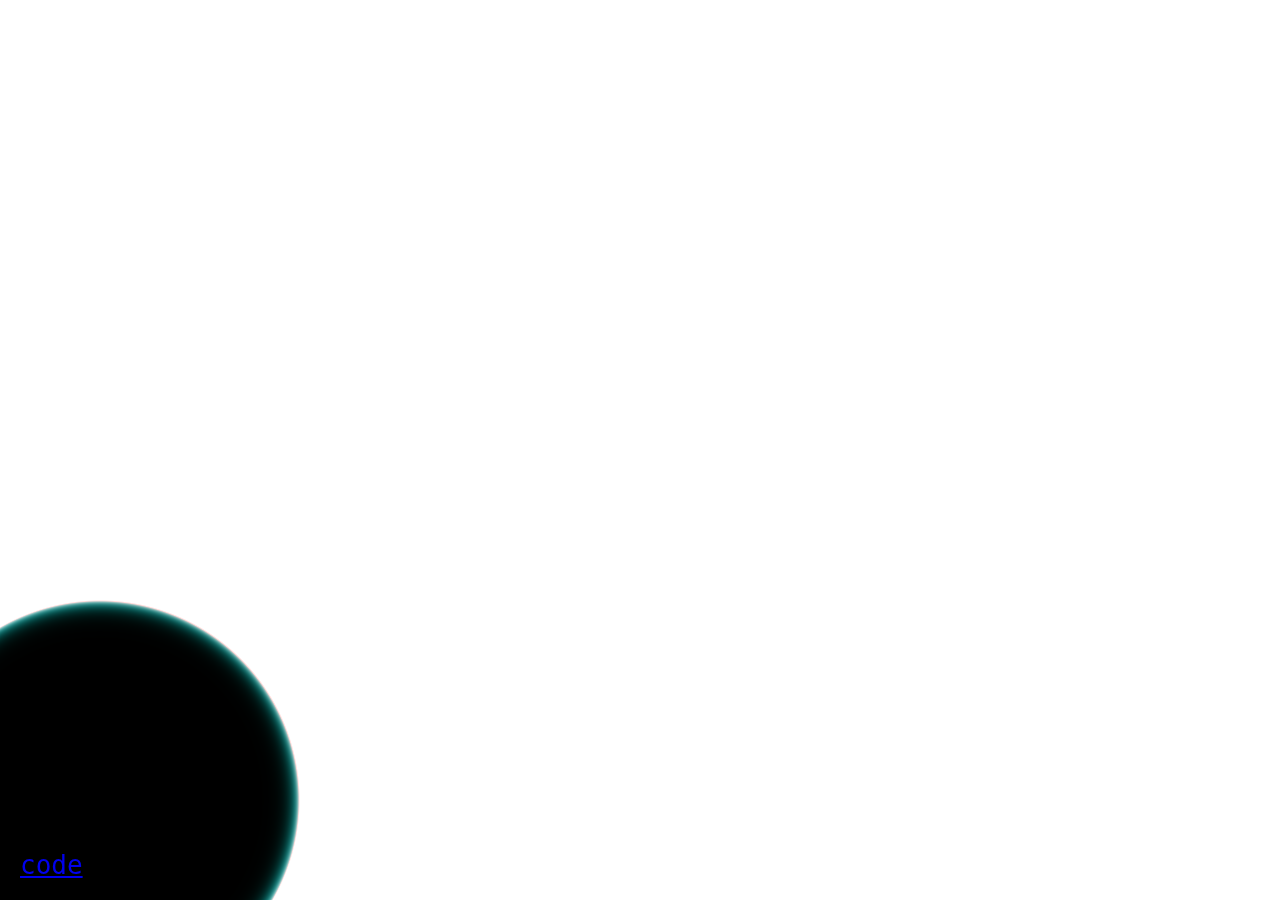
<file: shaderjam/index.html>
<!DOCTYPE html>
<html lang="en">
<head>
    <meta charset="UTF-8">
    <meta http-equiv="X-UA-Compatible" content="IE=edge">
    <meta name="viewport" content="width=device-width, initial-scale=1.0">
    <title>Explosion at the zoo</title>
    <link rel="stylesheet" href="style.css">
    <script src="function.js"></script>
</head>
<body>

    <canvas width="500" height="500"></canvas>
    <header>
      <h1>
        CMYK blobby boi<br>
        <a href="https://github.com/nchilla/shaders/tree/main/shaderjam">code</a>
      </h1>
    </header>
</body>
</html>
</file>
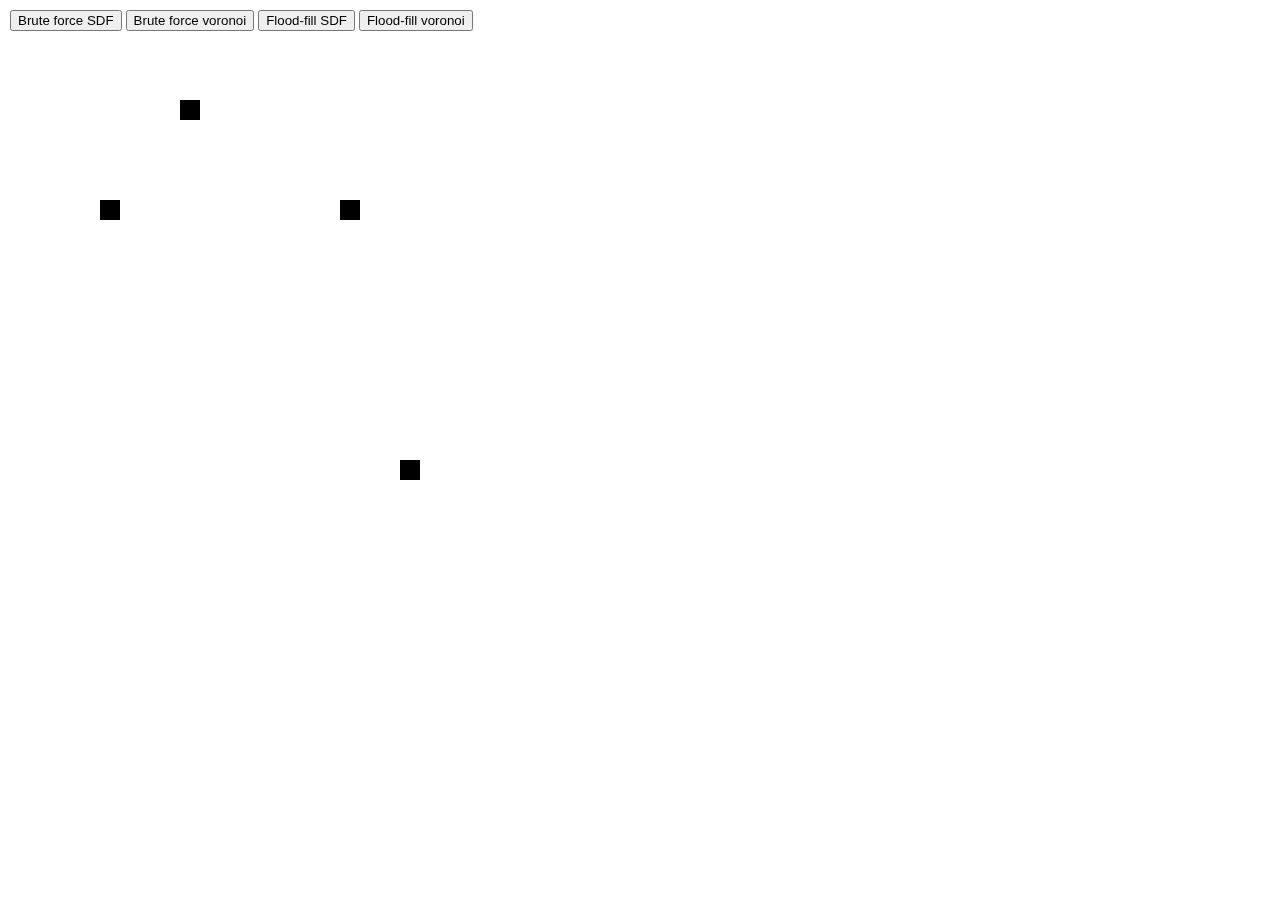
<file: font/serial-flood-fill/index.html>
<!DOCTYPE html>
<html lang="en">
<head>
    <meta charset="UTF-8">
    <meta http-equiv="X-UA-Compatible" content="IE=edge">
    <meta name="viewport" content="width=device-width, initial-scale=1.0">
    <title></title>
    <link rel="stylesheet" href="style.css">
    <script src="function.js" defer></script>
</head>
<body>
  <div id="button-pannel">
    <button id="brute-force" type="button" name="button">Brute force SDF</button>
    <button id="brute-force-voronoi" type="button" name="button">Brute force voronoi</button>
    <button id="flood-fill" type="button" name="button">Flood-fill SDF</button>
    <button id="flood-fill-voronoi" type="button" name="button">Flood-fill voronoi</button>
  </div>
    <canvas width="500" height="500"></canvas>
</body>
</html>
</file>
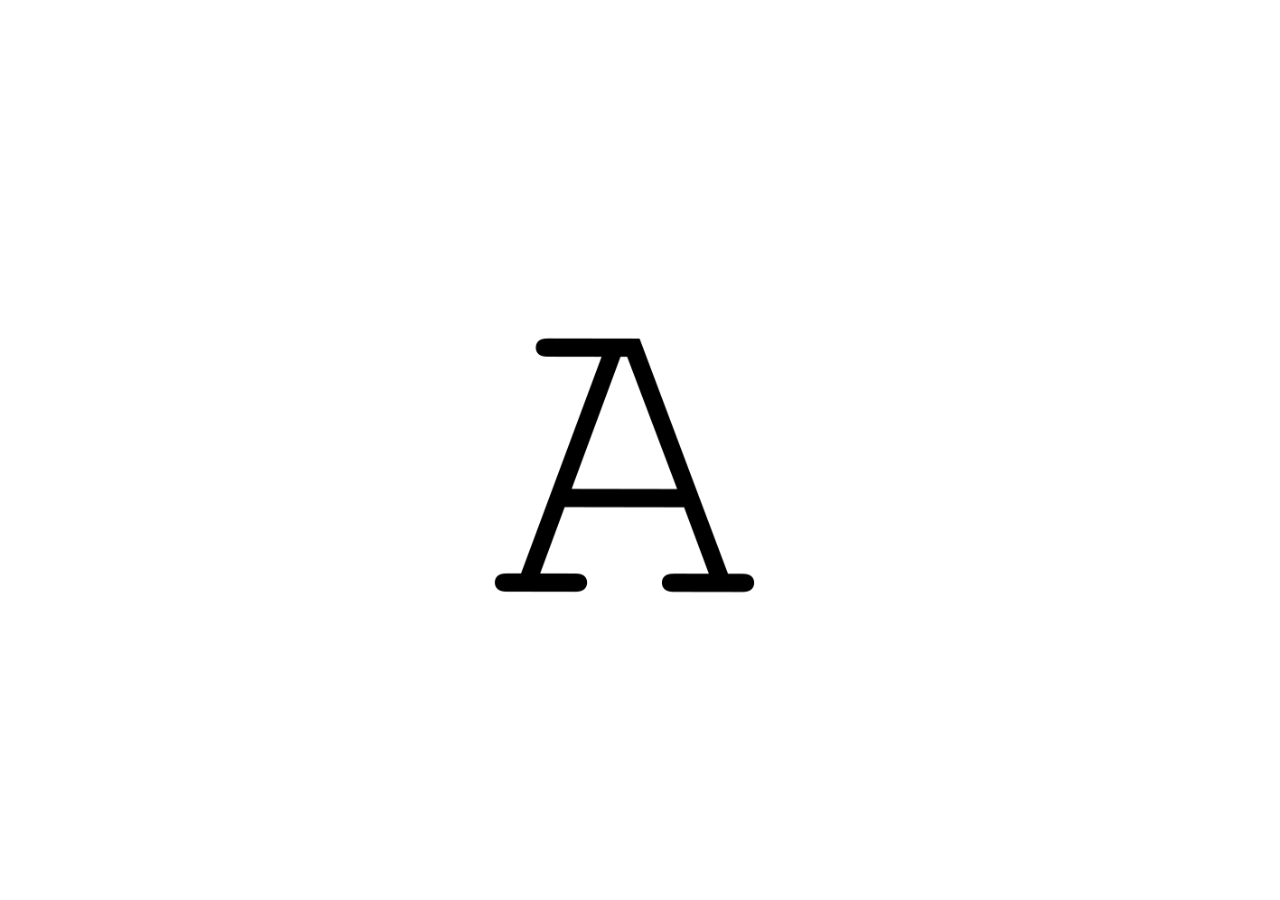
<file: font/texture-import-test/index.html>
<!DOCTYPE html>
<html lang="en">
<head>
    <meta charset="UTF-8">
    <meta http-equiv="X-UA-Compatible" content="IE=edge">
    <meta name="viewport" content="width=device-width, initial-scale=1.0">
    <title>SDF of texture testing</title>
    <link rel="stylesheet" href="style.css">
    <script src="gl-matrix-min.js" defer charset="utf-8"></script>
    <script defer src="function.js"></script>
</head>
<body>

    <canvas width="500" height="500"></canvas>

</body>
</html>
</file>
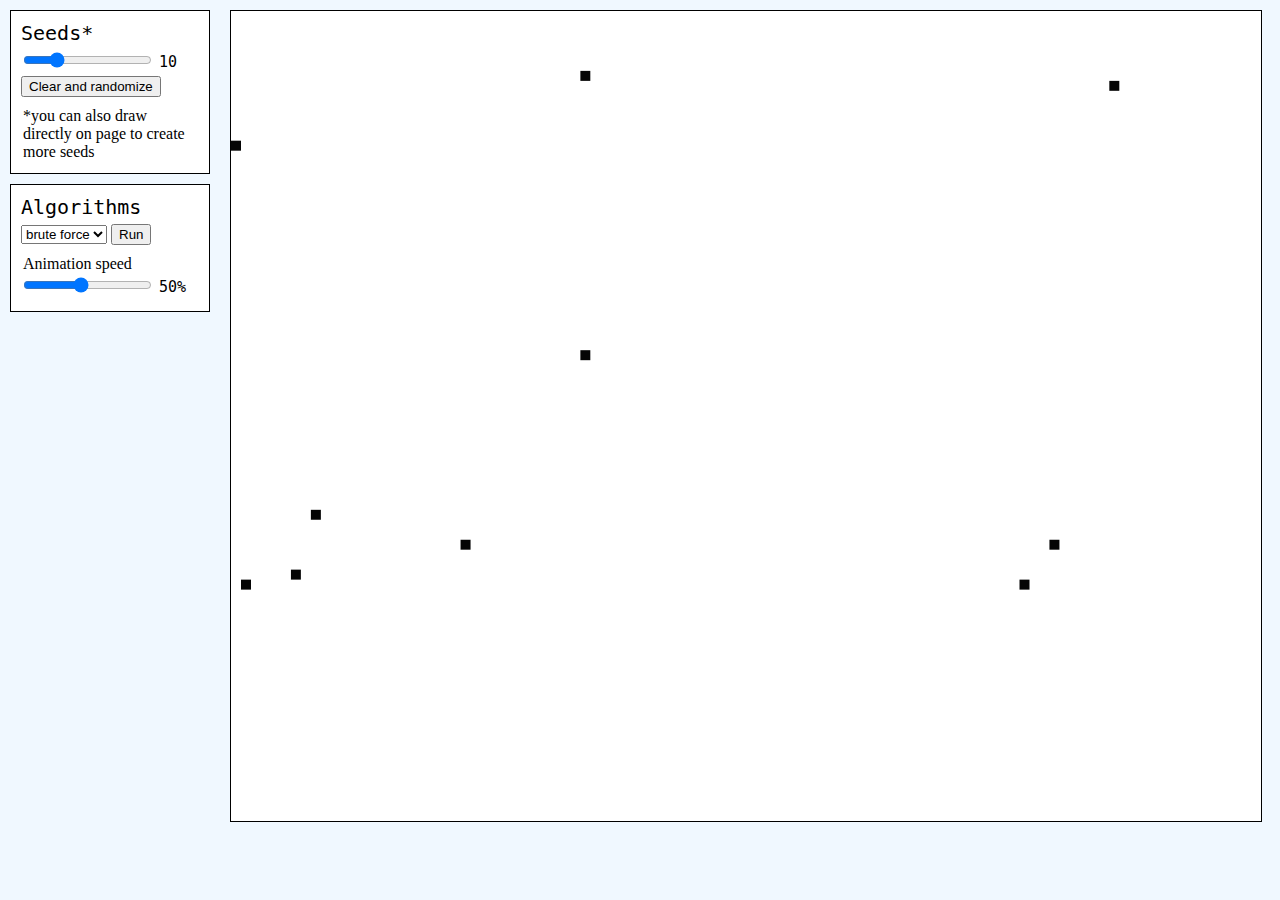
<file: lesson/demo/index.html>
<!DOCTYPE html>
<html lang="en">
<head>
    <meta charset="UTF-8">
    <meta http-equiv="X-UA-Compatible" content="IE=edge">
    <meta name="viewport" content="width=device-width, initial-scale=1.0">
    <title></title>
    <link rel="stylesheet" href="style.css">
    <script src="function.js" defer></script>
</head>
<body>
    <canvas width="500" height="500"></canvas>
    <div class="control">
      <div class="seeds">
        <label for="seed-slider">Seeds*</label>
        <input type="range" id="seed-slider" step='1' name="seed-slider" min="1" max="40" value='10'><figcaption>10</figcaption>
        <button type="button" name="update-seeds" id='update-seeds'>Clear and randomize</button>
        <p>*you can also draw directly on page to create more seeds</p>
      </div>
      <div class="algorithms">
        <label for="algorithm-select">Algorithms</label>
        <select name="algorithm-select" id="algorithm-select">
          <option value="brute force">brute force</option>
          <option value="flood fill">flood fill</option>
          <option value="jump-flood">jump-flood</option>
        </select>
        <button type="button" name="run" id='run-algorithm'>Run</button>
        <p>Animation speed</p>
        <input type="range" id="speed-slider" step='10' name="speed-slider" min="10" max="100" value='50'><figcaption>50%</figcaption>
      </div>

    </div>
</body>
</html>
</file>
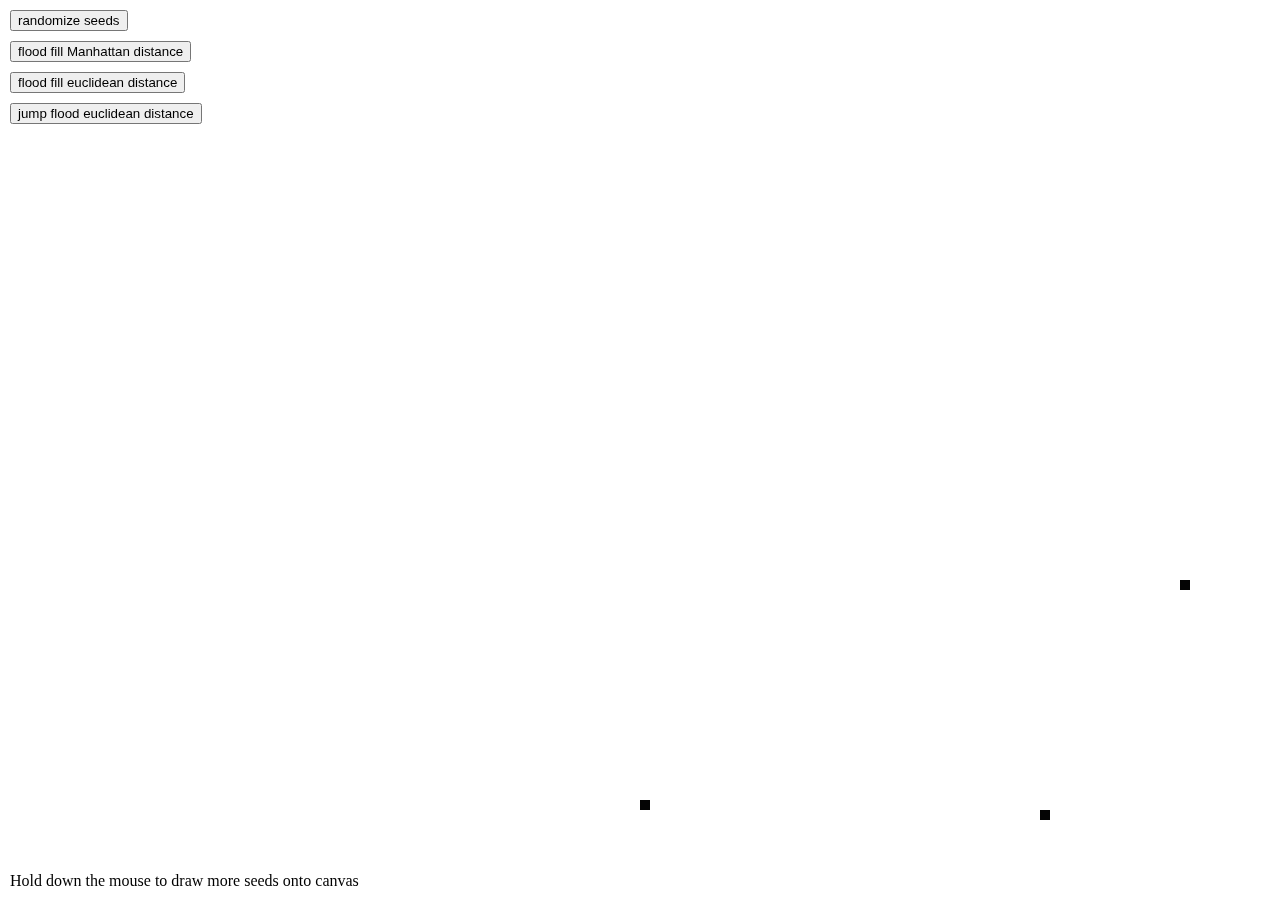
<file: sdf-posters/experiments/more-flood-fill/index.html>
<!DOCTYPE html>
<html lang="en">
<head>
    <meta charset="UTF-8">
    <meta http-equiv="X-UA-Compatible" content="IE=edge">
    <meta name="viewport" content="width=device-width, initial-scale=1.0">
    <title></title>
    <link rel="stylesheet" href="style.css">
    <script src="function.js" defer></script>
</head>
<body>
    <canvas width="500" height="500"></canvas>
    <div id="button-panel">
      <button id="change-seeds" type="button" name="button">randomize seeds</button>
      <!-- breadth-first flood fill -->
      <button id="manhattan-flood" type="button" name="button">flood fill Manhattan distance</button>
      <!-- <button id="sdf" type="button" name="button">Using regular flood fill to find euclidean distance origin </button> -->
      <button id="euclid-flood" type="button" name="button">flood fill euclidean distance</button>
      <button id="jump-flood" type="button" name="button">jump flood euclidean distance</button>

      <!-- <button id="manhattan-flood" type="button" name="button"></button> -->
      <!-- <button id="corners" type="button" name="button">turn off corners in flood</button> -->
    </div>


    <figcaption>Hold down the mouse to draw more seeds onto canvas</figcaption>
</body>
</html>
</file>
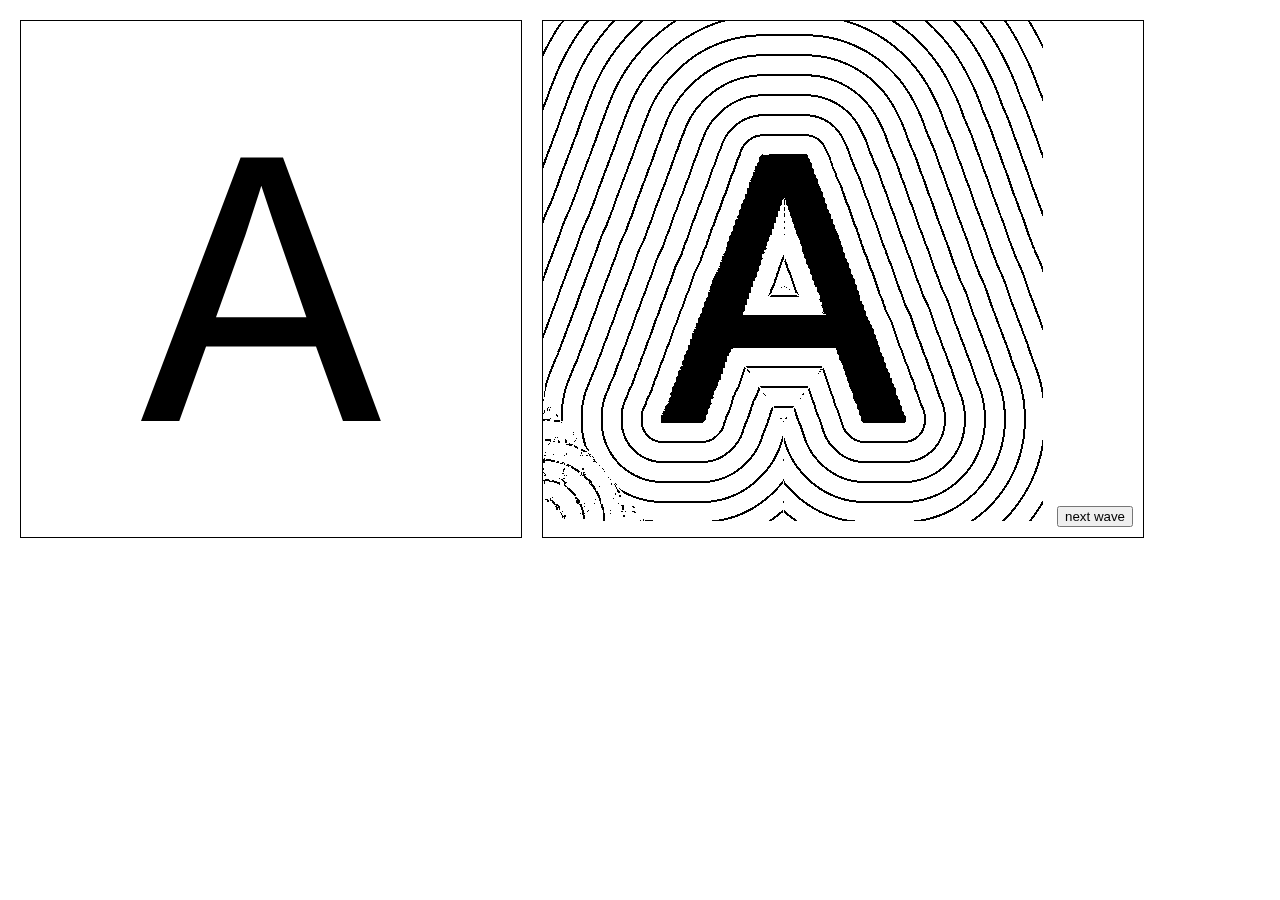
<file: sdf-posters/experiments/parallel-flood-fill/index.html>
<!DOCTYPE html>
<html lang="en">
<head>
    <meta charset="UTF-8">
    <meta http-equiv="X-UA-Compatible" content="IE=edge">
    <meta name="viewport" content="width=device-width, initial-scale=1.0">
    <title>Jump flood testing (wip)</title>
    <link rel="stylesheet" href="style.css">
    <script defer src="function.js"></script>
</head>
<body>
  <div id="container">
    <div id="input" class="panel">
      <canvas  width="500" height="500"></canvas>
    </div>
    <div id="output" class="panel">
      <canvas width="500" height="500"></canvas>
      <button id="refresh" type="button" name="button">next wave</button>
    </div>
  </div>




</body>
</html>
</file>
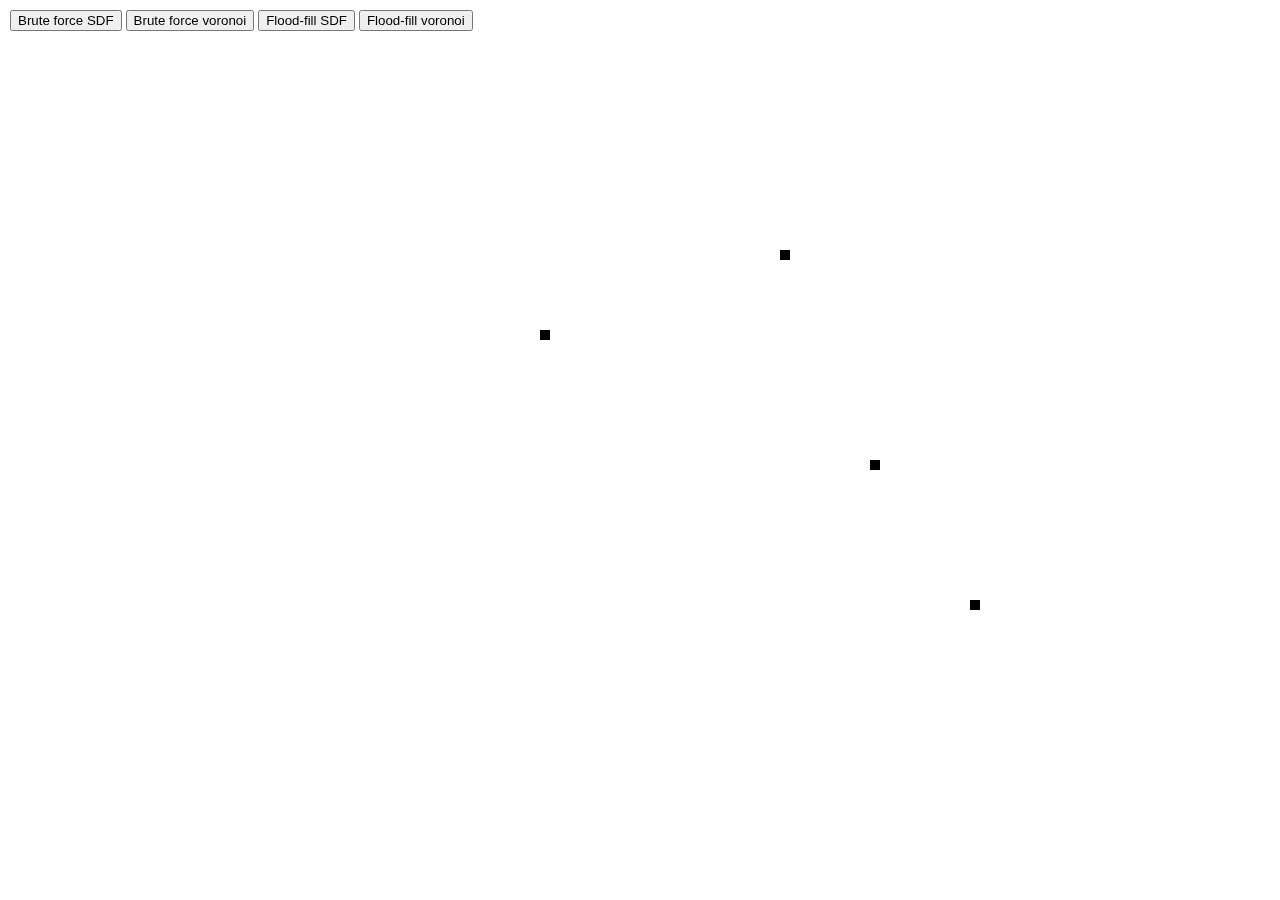
<file: sdf-posters/experiments/serial-flood-fill/index.html>
<!DOCTYPE html>
<html lang="en">
<head>
    <meta charset="UTF-8">
    <meta http-equiv="X-UA-Compatible" content="IE=edge">
    <meta name="viewport" content="width=device-width, initial-scale=1.0">
    <title></title>
    <link rel="stylesheet" href="style.css">
    <script src="function.js" defer></script>
</head>
<body>
  <div id="button-pannel">
    <button id="brute-force" type="button" name="button">Brute force SDF</button>
    <button id="brute-force-voronoi" type="button" name="button">Brute force voronoi</button>
    <button id="flood-fill" type="button" name="button">Flood-fill SDF</button>
    <button id="flood-fill-voronoi" type="button" name="button">Flood-fill voronoi</button>
    <!-- <button id="corners" type="button" name="button">turn off corners in flood</button> -->
  </div>
    <canvas width="500" height="500"></canvas>
</body>
</html>
</file>
<file: lesson/style.css>
body{
  background-color:AliceBlue;
}
article{
  width:500px;
  margin:auto;
  font-family: 'Helvetica', sans-serif;


}


header>a,section>a,aside a{
  font-family: monospace;
  font-size:20px;
  text-align:right;
  display: block;
  width: 100%;
}

p,ol{
  font-family:Helvetica;
  font-size:18px;
  line-height:26px;
}

li{
  margin-bottom:15px;
}

li>svg{
  margin-top:20px;
}


i{
  font-style: italic;
}

h1{
  font-size: 45px;
  line-height: 50px;
  margin-bottom:10px;

}

section,header{
  margin-bottom:40px;
}
code{
  background-color: white;
  border:1px solid black;
  color: black;
  padding:20px;
  display:block;
  font-size:15px;
  line-height:20px;
}

mark{
  background-color:#b1ffb1;
}

aside{
  font-family:monospace;
  font-size:20px;
  text-align:center;
  padding:20px;
  border:1px solid black;
  margin:40px 0px;
  background-color: white;
}

aside a{
  text-align:center;
  font-size:40px;
}

svg{
  /* width:100%; */
}
</file>
<file: sdf-posters/clearstyle.css>
.noselect {
    user-select: none; /* supported by Chrome and Opera */
   -webkit-user-select: none; /* Safari */
   -khtml-user-select: none; /* Konqueror HTML */
   -moz-user-select: none; /* Firefox */
   -ms-user-select: none; /* Internet Explorer/Edge */
}

/* http://meyerweb.com/eric/tools/css/reset/
   v2.0 | 20110126
   License: none (public domain)
*/

html, body, div, span, applet, object, iframe,
h1, h2, h3, h4, h5, h6, p, blockquote, pre,
a, abbr, acronym, address, big, cite, code,
del, dfn, em, img, ins, kbd, q, s, samp,
small, strike, strong, sub, sup, tt, var,
b, u, i, center,
dl, dt, dd, ol, ul, li,
fieldset, form, label, legend,
table, caption, tbody, tfoot, thead, tr, th, td,
article, aside, canvas, details, embed,
figure, figcaption, footer, header, hgroup,
menu, nav, output, ruby, section, summary,
time, mark, audio, video {
	margin: 0;
	padding: 0;
	border: 0;
	font-size: 100%;
	font: inherit;
	vertical-align: baseline;
}
/* HTML5 display-role reset for older browsers */
article, aside, details, figcaption, figure,
footer, header, hgroup, menu, nav, section {
	display: block;
}
/* a {text-decoration: none;color: inherit;} */
body {
	line-height: 1;
}
ol, ul {
	list-style: none;
}
blockquote, q {
	quotes: none;
}
blockquote:before, blockquote:after,
q:before, q:after {
	content: '';
	content: none;
}
table {
	border-collapse: collapse;
	border-spacing: 0;
}

button{
  background: none;
	color: inherit;
	border: none;
	padding: 0;
	font: inherit;
	cursor: pointer;
	outline: inherit;
}
</file>
<file: sdf-posters/style.css>
body{
  font-family:'dejavu-mono';
  -webkit-font-smoothing: antialiased;
    -moz-osx-font-smoothing: grayscale;

}

h2{
  font-family:'vera';
  width:100%;
  background-color: white;
  padding:10px;
  /* padding-bottom:10px; */
  font-size:20px;
  box-sizing:border-box;
  /* text-align: center; */
  border-bottom:1px solid black;
  position:sticky;
  top: 0;
  z-index:3000;
}

h3{
  font-weight:600;
  margin:10px;

}

label{
  margin-right:3px;
}

#tool-table button{
  font-size:25px;
  border:1px dotted black;
  border-radius:50%;
  width:30px;
  height:30px;
  line-height: 0;
  display:inline-block;
  overflow:hidden;
  margin:0px 3px;
}

#tool-table button.selected{
  background-color: lemonchiffon;
}


.remove{
  padding-bottom:50px;
  padding-top:10px;
  color:red;
  text-decoration: underline;
}

.duplicate{
  padding-bottom:50px;
  padding-top:10px;
  color:green;
  text-decoration: underline;
}

.slab.end-items{
  display:none;
}

.focus-text .slab.end-items,.focus-stroke .slab.end-items{
  display:block;
}


.dropdown{
  min-width:0;
  z-index:0;
  position:relative;
  cursor:pointer;
  height:27px;
  border:1px dotted black;
  display:flex;
  flex-flow:row nowrap;
  /* padding:7px; */
  /* padding:0px 7px; */
}


.duplication-notice{
  opacity:0;
  transition:opacity 0.3s;
}

.notice,.duplication-notice{
  background-color: white;
  position:absolute;
  bottom:0;
  right:0;
  padding:5px;
}

.notice{
  display:none;
}

.drawing .notice{
  display:block;
}


.dropdown.dropped{
  z-index:100;
}

.dropdown ul{
  height:100%;
  overflow:hidden;
  display:flex;
  flex-flow:column nowrap;
  justify-content: flex-start;
  box-sizing: border-box;
  padding-top:7px;
  min-width:0;

}

.floater{
  pointer-events: none;
  position:absolute;
  /* --x:0;
  --y:0;
  --w:0;
  --l:0; */
  top:0;
  left:0;
  width:0;
  height:0;
}

.floater.on{
  border:1px solid rgba(0,0,0,0.5);
}




.dropdown li{
  background-color: white;
  border:1px dotted black;
  border-top:0px;
  padding:7px;
  /* margin-bottom:7px; */
  order:2;
  text-overflow: ellipsis;
  overflow-x:clip;
  white-space: nowrap;
  max-width:100%;
  /* padding-bottom:6px; */
}
.dropdown li.selected{
  order:0;
  padding-top:0px;
  border-left:0px;
  border-right:0px;
}

.dropdown.dropped ul{
  overflow:visible;
}

#which-layer ul{
  display:flex;
  flex-flow:row wrap;
}

#which-layer li{
  border:1px dotted black;
  padding:8px;
  cursor:pointer;
}
#which-layer li.selected{
  background-color: lemonchiffon;
}


#gl-canvas[data-layer='0'] .effect-panel,#gl-canvas[data-layer='1'] .effect-panel,#gl-canvas[data-layer='2'] .effect-panel{
  display:block;
}

#gl-canvas[data-layer='4'] .composite-panel{
  display:block;
}

.dropdown::after{
  content:'∨';
  padding:0px 7px;
  padding-top:7px;
  border-left:1px dotted black;

}

.slab{
  display:flex;
  flex-flow:row nowrap;
  align-items: center;
  padding:0px 10px;
  margin-bottom:7px;
  /* border-bottom:1px solid black; */
}



#color-pick ul{
  display:flex;
  flex-flow:row nowrap;
  align-items: center;
  border:1px dotted black;
  /* padding-left:0px 3px; */
}

.swatch{
  --r:0;
  --g:0;
  --b:0;
  background-color:rgb(var(--r),var(--g),var(--b));
  border:1px dotted black;
  border-right:0px;
  height:29px;
  width:29px;
}

.rgb-pair{
  /* padding-left:5px; */
  border-left:1px dotted black;
}
.rgb-pair:first-child{
  border-left:0px;
}

.rgb-pair label{
  margin-right:-8px;
}


#tool-table #move-tool{
  font-size:18px;
  padding-bottom:3px;
}

#tool-table #text-tool{
  font-size:20px;
}

#tool-table #brush-tool{
  font-size:35px;
}

#page-wrap{
  position:fixed;
  top:57px;
  left:0;
  width:100vw;
  height:calc(100vh - 57px);
  box-sizing: border-box;
  /* background-color: lavenderblush; */

  --aspect-ratio:0.75;
}

details{
  position:fixed;
  top:100vh;
  /* transform:translateY(-100%); */
  left:0;
  top:0;
  z-index:400;
  width:100vw;
  padding:20px;
  box-sizing:border-box;
  background-color:lemonchiffon;
  /* color:white; */
  height:fit-content;
  border-bottom:1px solid black;
}

details img{
  display:none;
  width:100%;
  mix-blend-mode:multiply;
  margin-bottom:20px;
}




summary{
  cursor:pointer;
}



details p,details[open] summary{
line-height:20px;
  margin-bottom:10px;
  letter-spacing:-0.2px;
  max-width:600px;
}

details p{
  font-family:'Times New Roman', Times, serif;
  font-size:20px;
  line-height:24px;
}

details[open]{
  height:50vh;
}

@media(max-width:600px){
  details[open]{
    height:100vh;
    overflow:scroll;
    
  }

  details::after{
    height:75px;
    content:'';
    display:block;
  }

  details img{
    display:block;
  
  }
  summary{
    display:none;
    pointer-events:none;
  }

  #page-wrap{
    display:none;
  }
}




.controls{
  background-color: white;
  min-height:200px;
  box-sizing: border-box;
  width:100%;
  display:flex;
  flex-flow: row nowrap;
  padding-bottom:100px;
}

.controls>div{
  flex:1;
  max-width:50%;
  padding-top:10px;
  box-sizing: border-box;
  /* padding:20px; */
}

.controls>div:first-child{
  /* border-right:1px solid grey; */
}






#figures{
  width:100%;
  height:100%;
  display:flex;
  flex-flow:row nowrap;
}

.col{
  flex:1;
  border-left:1px solid black;
  overflow:scroll;
  display:flex;
  flex-flow:column nowrap;
  justify-content: flex-start;
  align-items: center;
}

figure{
  padding-bottom:calc(var(--aspect-ratio)*50vw);
  position:relative;
  width:100%;
  /* margin-bottom:100px; */
  /* min-height:100vh; */
  background-color: lavenderblush;
}

#workspace{
  position:absolute;
  width:100%;
  height:100%;
  overflow:hidden;
}

#dom-canvas[data-mode='text'] figure{
  cursor:text;
}

#dom-canvas[data-mode='brush'] figure{
  cursor:crosshair;
}

.node-specific>div{
  display:none;
}

#dom-canvas[data-mode='text'] .text-property-panel{
  /* background-color: rgba(0,0,0,0.1); */
  /* min-height:50px; */
  display:block;
}

#dom-canvas.focus-text .text-property-panel{
  display:block;
}

#dom-canvas[data-mode='brush'] .brush-property-panel{
  /* background-color: rgba(0.1,0,0,0.1);; */
  /* min-height:50px; */
  display:block;
}

/* nav{
  display:none;
  padding:10px;
}

#dom-canvas[data-mode='brush'] .line-nav{
  display:block;
} */



#dom-canvas[data-mode='brush'] .node{
  cursor:crosshair;
}



.node{
  position:absolute;
  opacity:1;
  transform:translateY(25%);
  cursor:pointer;
  color:rgba(0, 0, 0, 0);
  white-space: pre;
  /* box-sizing: content-box; */
}



.node.focus{
  cursor:grab;
  z-index:1000;
  border:2px dotted rgba(0, 0, 0, 0.5);
}

.node.drag{
  cursor:grabbing;
}

.node.focus::after{
  content:'|';
  animation: blink 1s linear infinite;
  opacity:1;
  color:black;
  font-family:arial;
  font-weight:200;
}
@keyframes blink {
  50% {
    opacity: 0;
  }
}

canvas{
  position:absolute;
  width:100%;
  height:100%;
  /* border-top:1px solid black; */
  border-bottom:1px solid black;
}


/* Chrome, Safari, Edge, Opera */
input::-webkit-outer-spin-button,
input::-webkit-inner-spin-button {
  -webkit-appearance: none;
  margin: 0;
}

/* Firefox */
input[type=number] {
  -moz-appearance: textfield;
}

input[type='number'],input[type='number']:focus {
  border: none;
  outline: none;
  height:100%;
  /* background-color: var(--bg3); */
  background-color: rgba(0,0,0,0.1);
  /* font-size:1rem;
  line-height:1.3rem; */
  height:27px;
  font-size:16px;
  font-family: 'dejavu-mono';
  /* border:1px dotted black; */
}

input[type='range']{
  flex:1;
  margin-left:10px;
  min-width: 0;
}

input[type=range]{
    background-color: rgba(255,255,255,0) !important;
    -webkit-appearance: none;
}

input[type=range]::-webkit-slider-runnable-track {
    margin-top: 4px;
    height: 1px;
    background-color: black;
}

input[type=range]::-webkit-slider-thumb {
    cursor:grab;

    height:10px;
    margin-top:-4px;
    border-radius: 50%;
    width:10px;
    background-color: black;
    -webkit-appearance: none;
    border: none;

}
input[type=range]::-webkit-slider-thumb:active{
  cursor:grabbing;
}

input[type=range]:focus {
    outline: none;
}

input[type=range]:focus::-webkit-slider-runnable-track {
  margin-top: 4px;
  height: 1px;
  background-color:black;
}
input[type=range]::-moz-focus-outer {
    border: 0;
}

/** FF*/
input[type="range"]::-moz-range-progress {
  background-color:black;
}
input[type="range"]::-moz-range-track {
  background-color:black;
}
input[type="range"]::-moz-range-thumb{
  cursor:grab;
  height:10px;
  margin-top:-4px;
  border-radius: 50%;
  width:10px;
  background-color: black;
  -webkit-appearance: none;
  border: none;
}
input[type="range"]::-moz-range-thumb:active{
  cursor:grabbing;
}





@font-face {
  font-family: 'vera';
  src: url('assets/vera.ttf');
}

@font-face {
  font-family: 'dejavu-mono';
  src: url('assets/dejavu-mono.ttf');
}

@font-face {
  font-family: 'dejavu-mono';
  font-weight: 600;
  src: url('assets/dejavu-mono-bold.ttf');
}
</file>
<file: shaderjam/style.css>
canvas,header{
  position:fixed;
  /* top:20vh;
  left:20vw;
  width:60vw;
  height:60vh; */
  top:0;
  left:0;
  width:100vw;
  height:100vh;
}

header{
  pointer-events: none;
}
h1{
  position:absolute;
  bottom:0;
  left:0;
  margin:20px;
  font-weight: 400;
  font-family: monospace;
}

a{
  pointer-events: all;
}
</file>
<file: font/serial-flood-fill/style.css>
canvas{
  position:fixed;
  top:0;
  left:0;
  width:100vw;
  height:100vh;
  /* width:500px;
  height:500px; */
  z-index:0;
}


#button-pannel{
  padding:10px;
  position:fixed;
  top:0;
  left:0;
  z-index:10;
}
</file>
<file: font/texture-import-test/style.css>
canvas,header{
  position:fixed;
  top:0;
  left:0;
  width:100vw;
  height:100vh;
}
</file>
<file: lesson/demo/style.css>
body{
  background-color:AliceBlue;
}


canvas{
  background-color: white;
  position:fixed;
  top:10px;
  left:230px;
  width:calc(100vw - 250px);
  height:90vh;
  border:1px solid black;
  /* width:500px;
  height:500px; */
  z-index:0;
}


.control{
  position:absolute;
  z-index:20;
  top:0;
  left:0;
  /* height:100%; */
  width:200px;
  padding:10px;
}

.control div{
  background-color: white;
  border:1px solid black;
  padding:10px;
  margin-bottom:10px;
}


label{
  display:block;
  font-family:monospace;
  font-size:20px;
  margin-bottom:5px;
}

p{
  margin:2px;
  margin-top:10px;
}

figcaption{
  font-family:monospace;
  font-size:15px;
  padding: 5px;
  padding-top: 0;
  vertical-align: middle;
  display: inline-block;
}
</file>
<file: sdf-posters/experiments/more-flood-fill/style.css>
canvas{
  position:fixed;
  top:0;
  left:0;
  width:100vw;
  height:100vh;
  /* width:500px;
  height:500px; */
  z-index:0;
}


button{
  margin-bottom:10px;
  text-align: left;

}

#button-panel{
  display:flex;
  flex-flow:column nowrap;
  justify-content: flex-start;
  align-items: flex-start;
  padding:10px;
  position:fixed;
  top:0;
  left:0;
  z-index:10;
}


figcaption{
  position:absolute;
  top:calc(100vh - 10px);
  left:10px;
  transform:translateY(-100%);
}
</file>
<file: sdf-posters/experiments/parallel-flood-fill/style.css>
#input canvas{
  /* font-smooth: never;
  -webkit-font-smoothing : none; */
}

#container{
  position:fixed;
  top:0;
  left:0;
  display:flex;
  flex-flow:row nowrap;
  /* justify-content: space-between; */
  width:100%;
}

.panel{
  border:1px solid black;
  min-width:500px;
  margin:20px;
}

.panel:first-child{
  margin-right:0px;
}

button{
  margin:10px;
}
</file>
<file: sdf-posters/experiments/serial-flood-fill/style.css>
canvas{
  position:fixed;
  top:0;
  left:0;
  width:100vw;
  height:100vh;
  /* width:500px;
  height:500px; */
  z-index:0;
}


#button-pannel{
  padding:10px;
  position:fixed;
  top:0;
  left:0;
  z-index:10;
}
</file>
